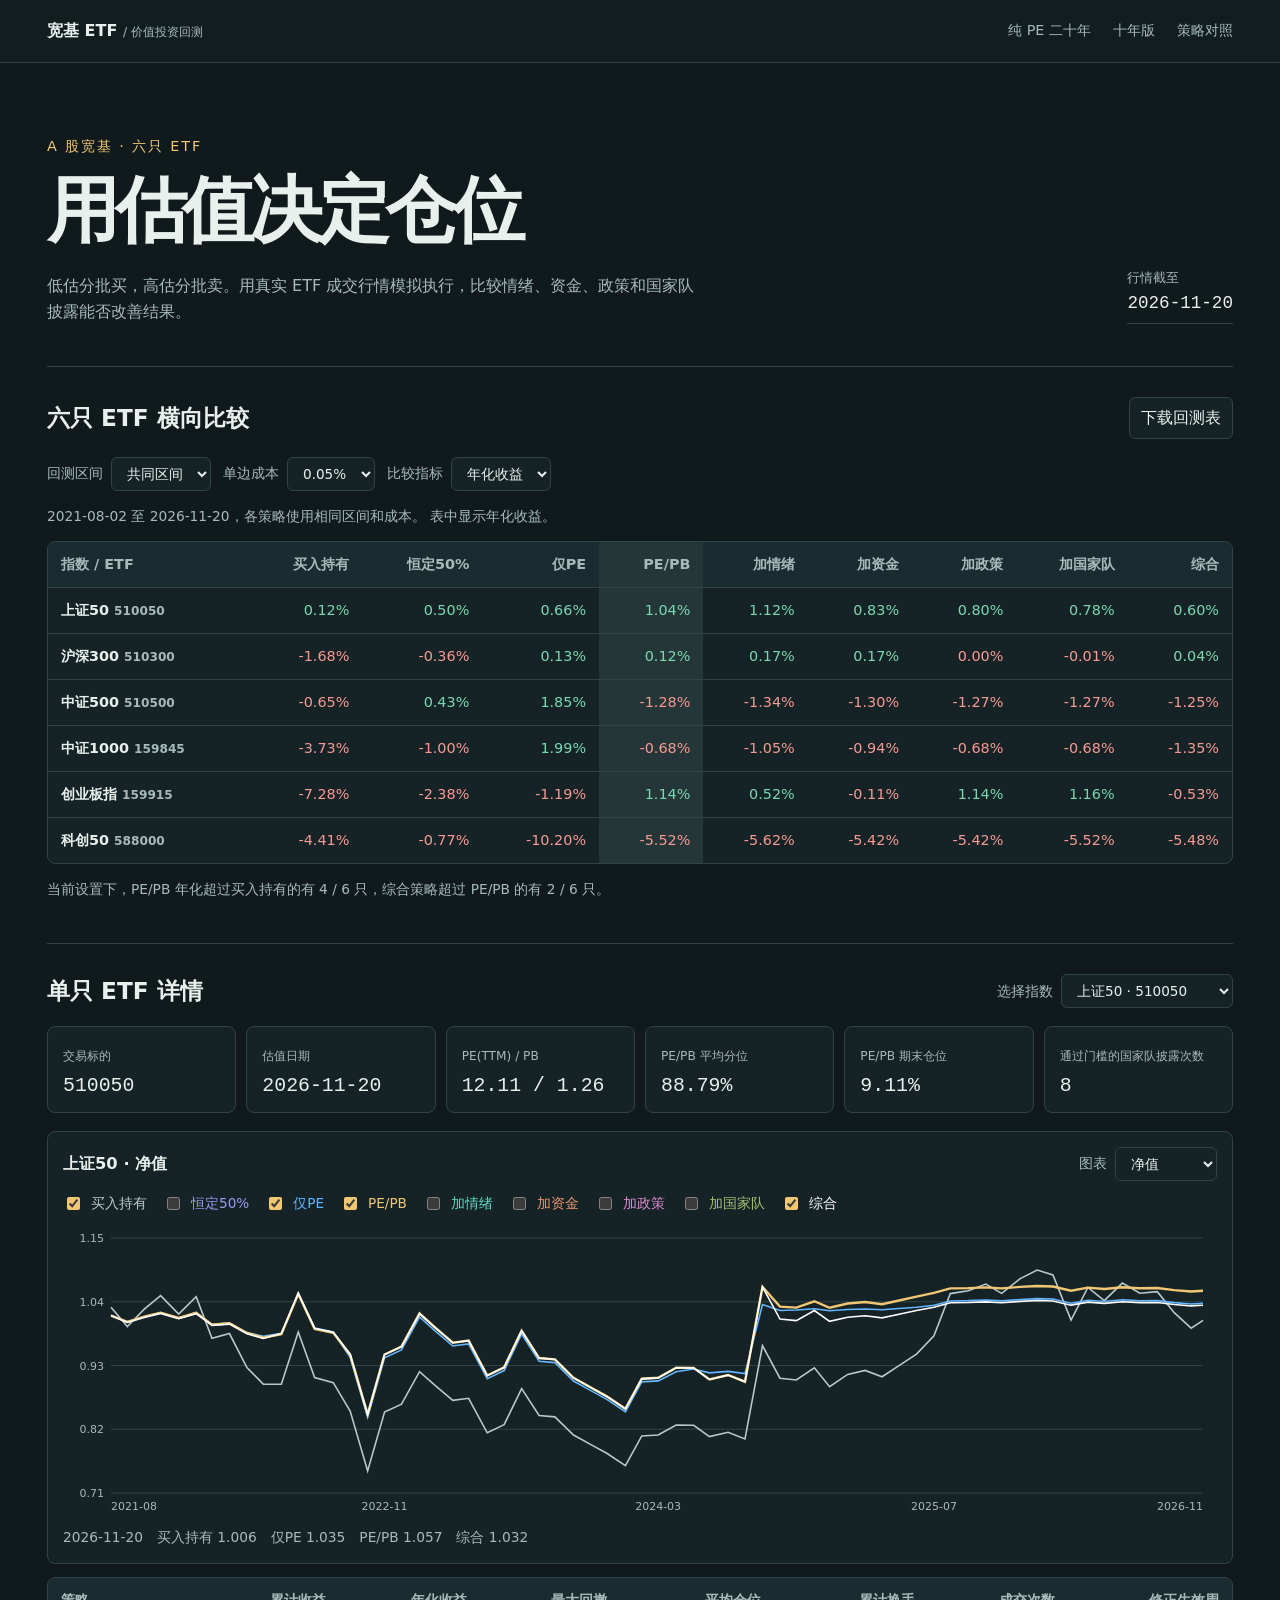
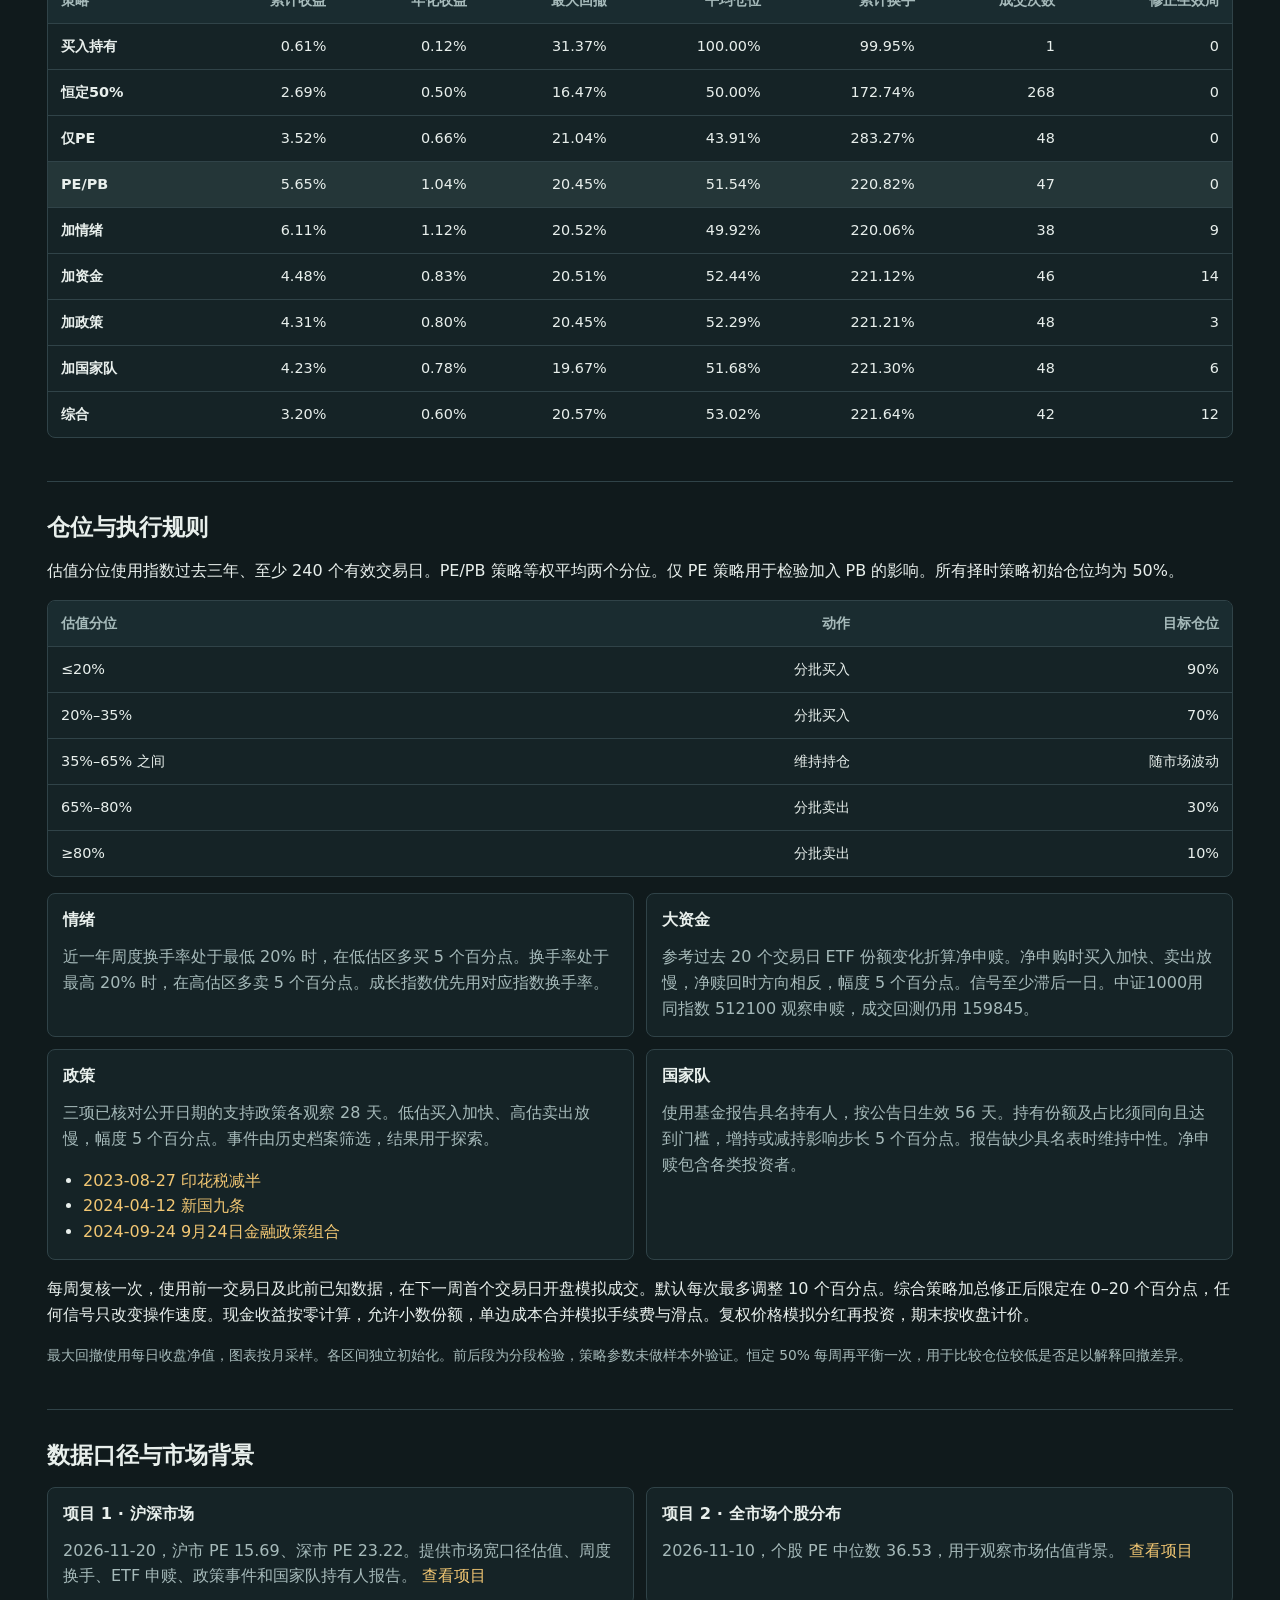
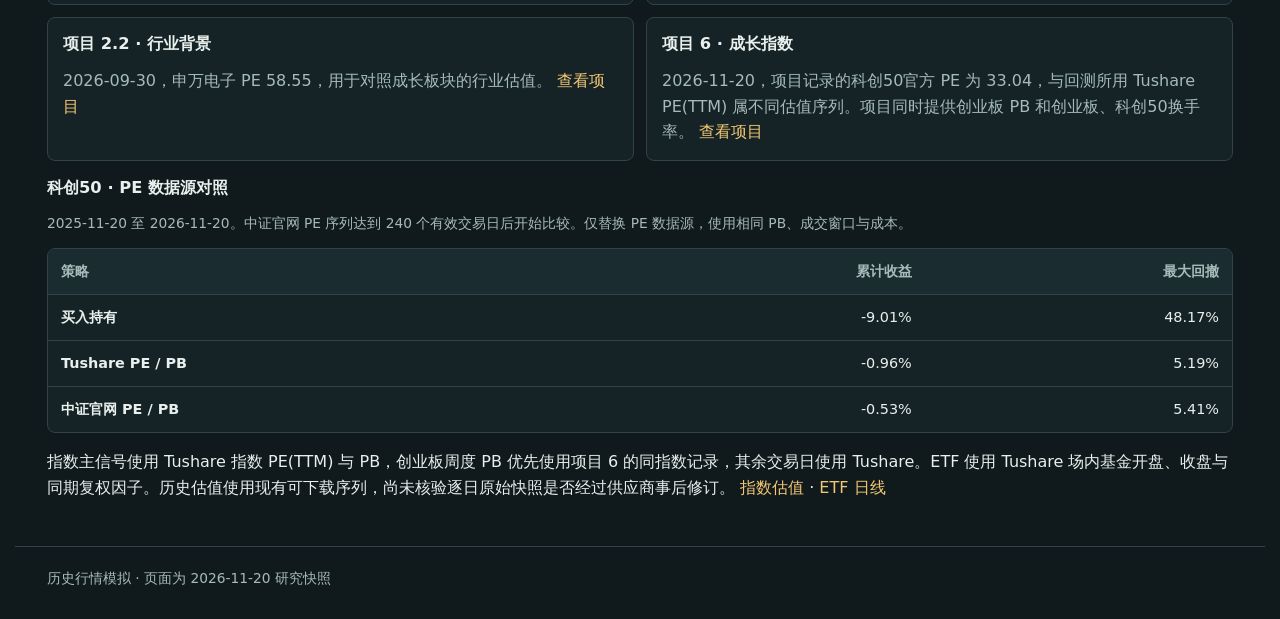
<file: index.html>
<!doctype html>
<html lang="zh-CN">
<head>
<meta charset="utf-8">
<meta name="viewport" content="width=device-width,initial-scale=1">
<title>宽基 ETF · 价值投资回测</title>
<link rel="stylesheet" href="style.css">
<script defer src="results.js"></script>
<script defer src="app.js"></script>
</head>
<body>
<header><div class="shell bar"><a href="#">宽基 ETF <small> / 价值投资回测</small></a><nav><a href="pe20.html">纯 PE 二十年</a><a href="pe10.html">十年版</a><a href="#compare">策略对照</a></nav></div></header>
<main class="shell">
<section class="hero">
<div><p class="eyebrow">A 股宽基 · 六只 ETF</p><h1>用估值决定仓位</h1><p>低估分批买，高估分批卖。用真实 ETF 成交行情模拟执行，比较情绪、资金、政策和国家队披露能否改善结果。</p></div>
<div class="stamp">行情截至 <strong>2026-11-20</strong></div>
</section>
<section id="compare">
<div class="section-head"><h2>六只 ETF 横向比较</h2><button type="button" id="export">下载回测表</button></div>
<div class="controls">
<label>回测区间<select id="period"></select></label>
<label>单边成本<select id="fee"><option value="0">0.05%</option><option value="1">0.15%</option></select></label>
<label>比较指标<select id="metric"><option value="annual">年化收益</option><option value="total">累计收益</option><option value="drawdown">最大回撤</option><option value="weight">平均仓位</option></select></label>
</div>
<p class="muted" id="window"></p>
<div class="table-wrap" tabindex="0" aria-label="六只ETF回测结果"><table id="matrix"></table></div>
<p class="muted" id="summary"></p>
</section>
<section id="detail">
<div class="section-head"><h2>单只 ETF 详情</h2><label>选择指数<select id="asset"></select></label></div>
<div class="stats" id="stats"></div>
<div class="chart">
<div class="section-head"><h3 id="chartTitle">净值对比</h3><label>图表<select id="curveMetric"><option value="1">净值</option><option value="2">ETF 仓位</option></select></label></div>
<div id="legend"></div>
<canvas id="curve" role="img" aria-label="月度回测净值与仓位图，也可在下表阅读收益和回撤"></canvas>
<p id="chartReadout" class="muted"></p>
</div>
<div class="table-wrap" tabindex="0" aria-label="当前ETF各策略指标"><table id="details"></table></div>
</section>
<section id="rules">
<h2>仓位与执行规则</h2>
<p>估值分位使用指数过去三年、至少 240 个有效交易日。PE/PB 策略等权平均两个分位。仅 PE 策略用于检验加入 PB 的影响。所有择时策略初始仓位均为 50%。</p>
<div class="table-wrap"><table><thead><tr><th>估值分位</th><th>动作</th><th>目标仓位</th></tr></thead><tbody>
<tr><td>≤20%</td><td>分批买入</td><td>90%</td></tr><tr><td>20%–35%</td><td>分批买入</td><td>70%</td></tr><tr><td>35%–65% 之间</td><td>维持持仓</td><td>随市场波动</td></tr><tr><td>65%–80%</td><td>分批卖出</td><td>30%</td></tr><tr><td>≥80%</td><td>分批卖出</td><td>10%</td></tr>
</tbody></table></div>
<div class="rule-grid">
<article><h3>情绪</h3><p>近一年周度换手率处于最低 20% 时，在低估区多买 5 个百分点。换手率处于最高 20% 时，在高估区多卖 5 个百分点。成长指数优先用对应指数换手率。</p></article>
<article><h3>大资金</h3><p>参考过去 20 个交易日 ETF 份额变化折算净申赎。净申购时买入加快、卖出放慢，净赎回时方向相反，幅度 5 个百分点。信号至少滞后一日。中证1000用同指数 512100 观察申赎，成交回测仍用 159845。</p></article>
<article><h3>政策</h3><p>三项已核对公开日期的支持政策各观察 28 天。低估买入加快、高估卖出放慢，幅度 5 个百分点。事件由历史档案筛选，结果用于探索。</p><ul id="policy"></ul></article>
<article><h3>国家队</h3><p>使用基金报告具名持有人，按公告日生效 56 天。持有份额及占比须同向且达到门槛，增持或减持影响步长 5 个百分点。报告缺少具名表时维持中性。净申赎包含各类投资者。</p></article>
</div>
<p>每周复核一次，使用前一交易日及此前已知数据，在下一周首个交易日开盘模拟成交。默认每次最多调整 10 个百分点。综合策略加总修正后限定在 0–20 个百分点，任何信号只改变操作速度。现金收益按零计算，允许小数份额，单边成本合并模拟手续费与滑点。复权价格模拟分红再投资，期末按收盘计价。</p>
<p class="muted">最大回撤使用每日收盘净值，图表按月采样。各区间独立初始化。前后段为分段检验，策略参数未做样本外验证。恒定 50% 每周再平衡一次，用于比较仓位较低是否足以解释回撤差异。</p>
</section>
<section id="sources">
<h2>数据口径与市场背景</h2>
<div class="rule-grid" id="context"></div>
<h3>科创50 · PE 数据源对照</h3>
<p id="starWindow" class="muted"></p>
<div class="table-wrap"><table id="starCheck"></table></div>
<p>指数主信号使用 Tushare 指数 PE(TTM) 与 PB，创业板周度 PB 优先使用项目 6 的同指数记录，其余交易日使用 Tushare。ETF 使用 Tushare 场内基金开盘、收盘与同期复权因子。历史估值使用现有可下载序列，尚未核验逐日原始快照是否经过供应商事后修订。 <a href="https://tushare.pro/document/2?doc_id=128">指数估值</a> · <a href="https://tushare.pro/document/2?doc_id=127">ETF 日线</a></p>
</section>
</main>
<footer class="shell">历史行情模拟 · 页面为 2026-11-20 研究快照</footer>
</body>
</html>
</file>
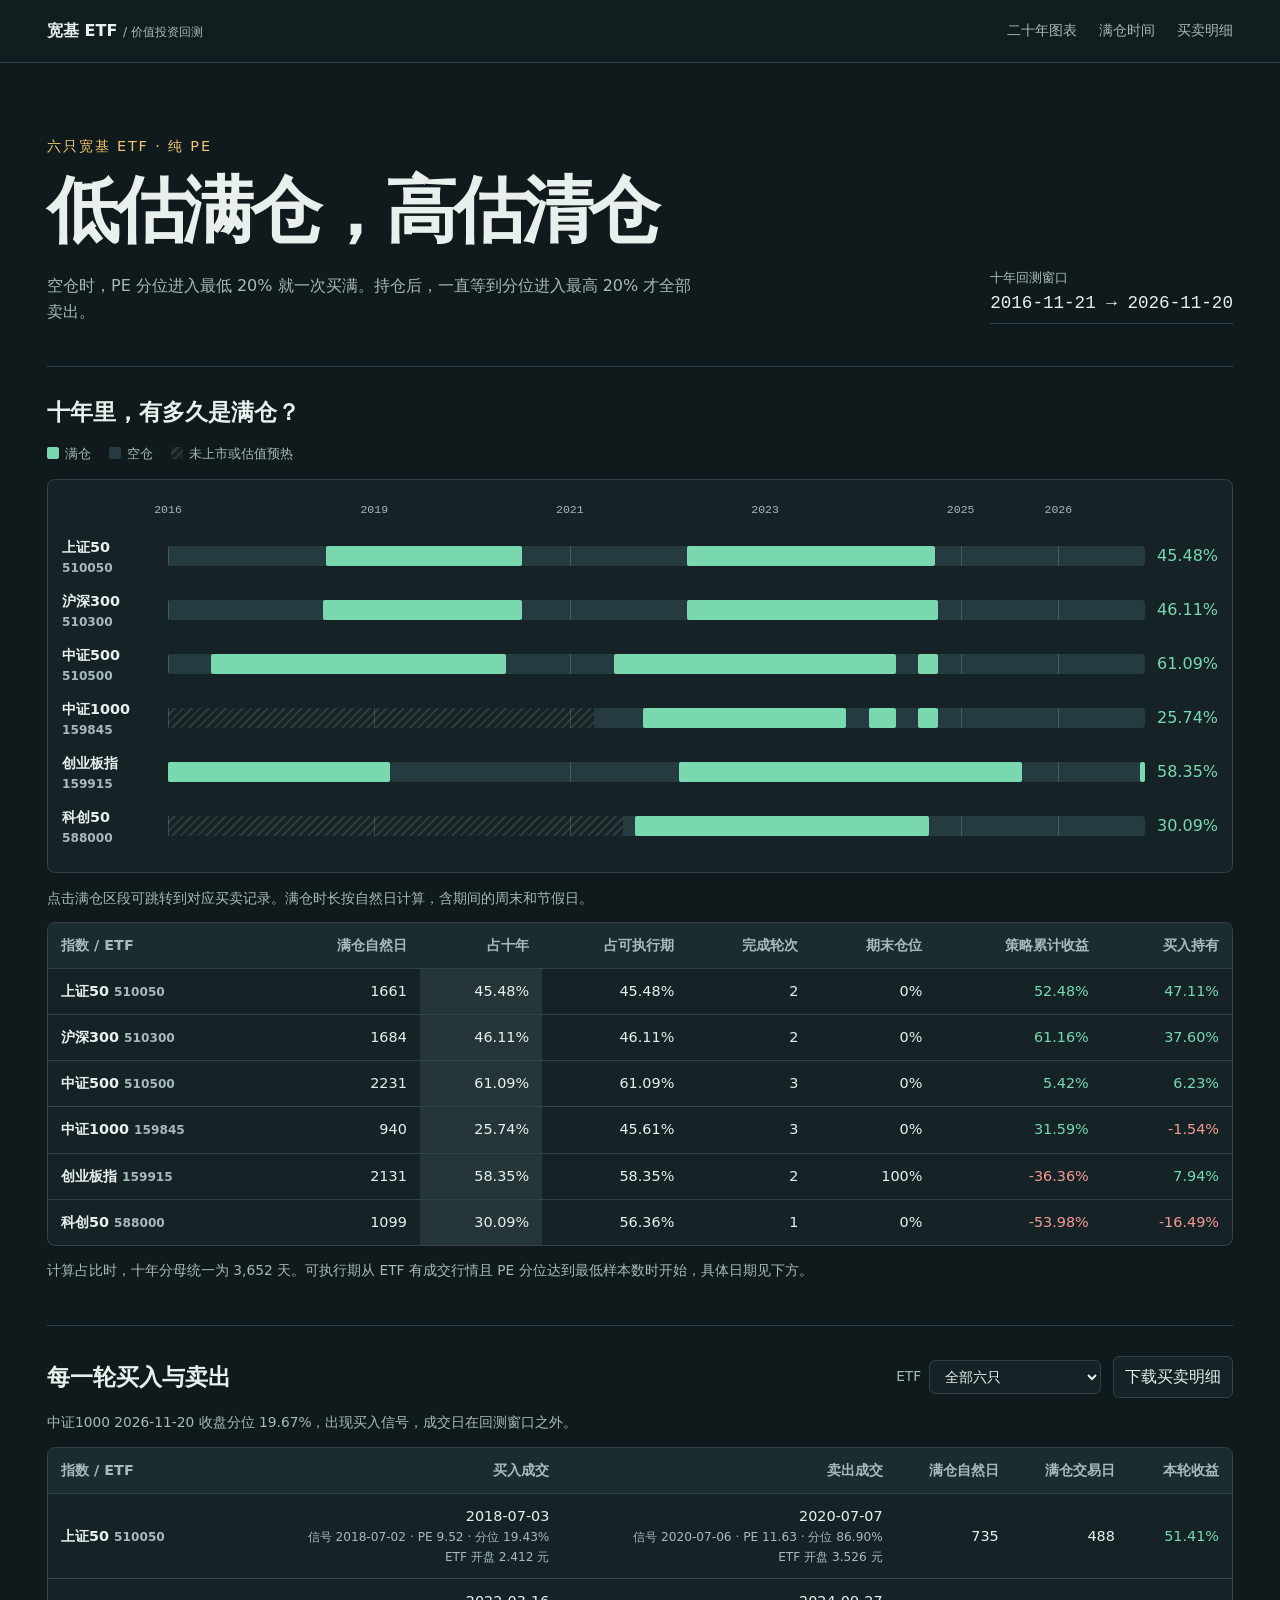
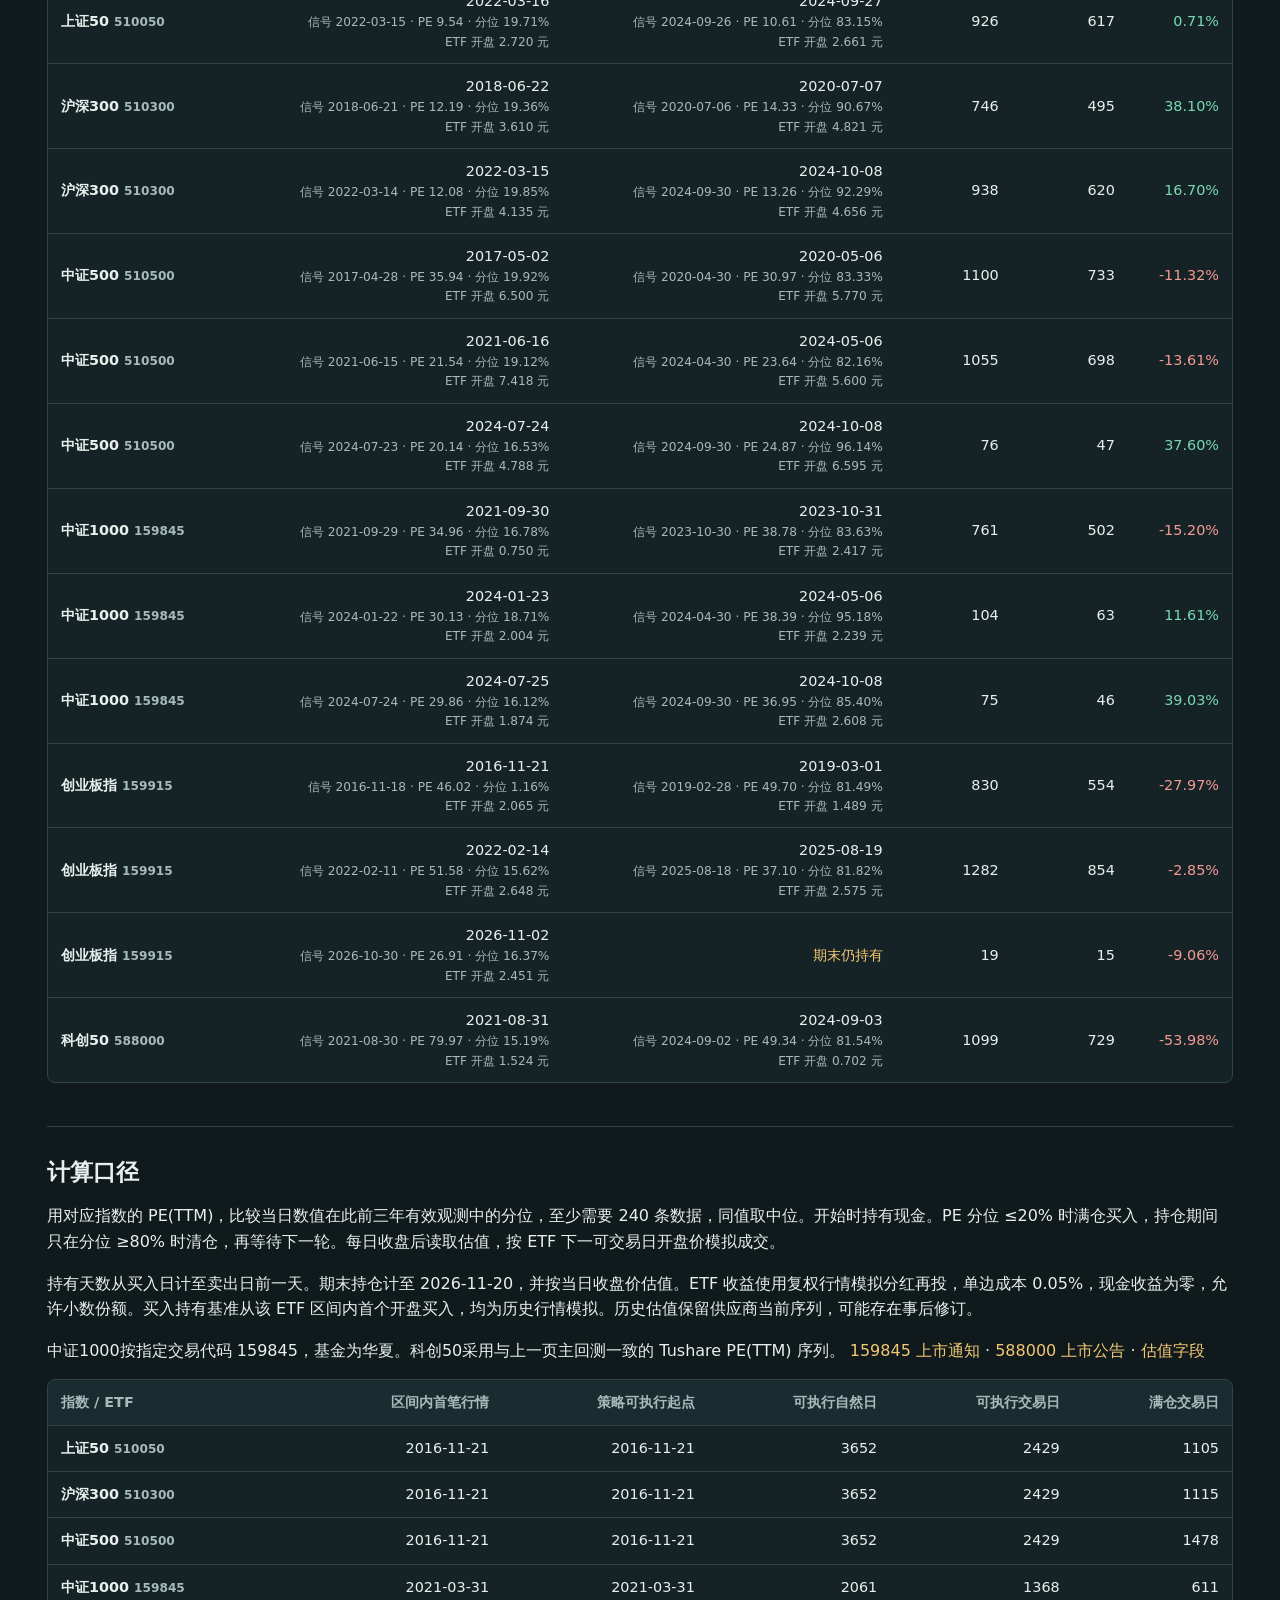
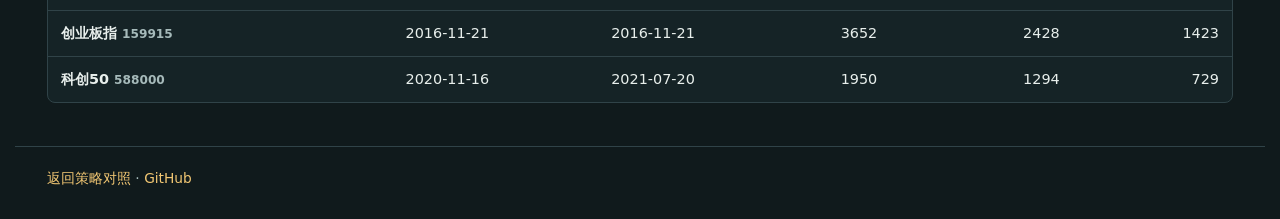
<file: pe10.html>
<!doctype html>
<html lang="zh-CN">
<head>
<meta charset="utf-8">
<meta name="viewport" content="width=device-width,initial-scale=1">
<title>纯 PE 十年回测 · 满仓与清仓</title>
<link rel="stylesheet" href="style.css">
<link rel="stylesheet" href="pe10.css">
<script defer src="pe10-data.js"></script>
<script defer src="pe10.js"></script>
</head>
<body>
<header><div class="shell bar"><a href="index.html">宽基 ETF <small> / 价值投资回测</small></a><nav><a href="pe20.html">二十年图表</a><a href="#exposure">满仓时间</a><a href="#trades">买卖明细</a></nav></div></header>
<main class="shell">
<section class="hero">
<div><p class="eyebrow">六只宽基 ETF · 纯 PE</p><h1>低估满仓，高估清仓</h1><p>空仓时，PE 分位进入最低 20% 就一次买满。持仓后，一直等到分位进入最高 20% 才全部卖出。</p></div>
<div class="stamp">十年回测窗口<strong>2016-11-21 → 2026-11-20</strong></div>
</section>
<section id="exposure">
<div class="section-head"><h2>十年里，有多久是满仓？</h2></div>
<div class="legend"><span><i class="swatch holding"></i>满仓</span><span><i class="swatch cash"></i>空仓</span><span><i class="swatch unavailable"></i>未上市或估值预热</span></div>
<div class="timeline" id="timeline"></div>
<p class="muted">点击满仓区段可跳转到对应买卖记录。满仓时长按自然日计算，含期间的周末和节假日。</p>
<div class="table-wrap" tabindex="0" aria-label="六只ETF持仓与收益对比"><table id="summary"></table></div>
<p class="muted">计算占比时，十年分母统一为 3,652 天。可执行期从 ETF 有成交行情且 PE 分位达到最低样本数时开始，具体日期见下方。</p>
</section>
<section id="trades">
<div class="section-head"><h2>每一轮买入与卖出</h2><div class="controls trade-controls"><label>ETF<select id="filter"><option value="">全部六只</option></select></label><button id="export" type="button">下载买卖明细</button></div></div>
<p class="muted" id="status"></p>
<div class="table-wrap" tabindex="0" aria-label="买卖成交、信号日和持有时长"><table id="tradeTable"></table></div>
</section>
<section id="method">
<h2>计算口径</h2>
<p>用对应指数的 PE(TTM)，比较当日数值在此前三年有效观测中的分位，至少需要 240 条数据，同值取中位。开始时持有现金。PE 分位 ≤20% 时满仓买入，持仓期间只在分位 ≥80% 时清仓，再等待下一轮。每日收盘后读取估值，按 ETF 下一可交易日开盘价模拟成交。</p>
<p>持有天数从买入日计至卖出日前一天。期末持仓计至 2026-11-20，并按当日收盘价估值。ETF 收益使用复权行情模拟分红再投，单边成本 0.05%，现金收益为零，允许小数份额。买入持有基准从该 ETF 区间内首个开盘买入，均为历史行情模拟。历史估值保留供应商当前序列，可能存在事后修订。</p>
<p>中证1000按指定交易代码 159845，基金为华夏。科创50采用与上一页主回测一致的 Tushare PE(TTM) 序列。 <a href="https://www.szse.cn/disclosure/notice/fund/t20210326_585267.html">159845 上市通知</a> · <a href="https://www.sse.com.cn/disclosure/fund/announcement/c/2020-11-11/588000_20201111_2.pdf">588000 上市公告</a> · <a href="https://tushare.pro/document/2?doc_id=128">估值字段</a></p>
<div class="table-wrap" tabindex="0" aria-label="ETF覆盖期"><table id="coverage"></table></div>
</section>
</main>
<footer class="shell"><a href="index.html">返回策略对照</a> · <a href="https://github.com/leejiazhi88-gif/etf-value-lab">GitHub</a></footer>
</body>
</html>
</file>
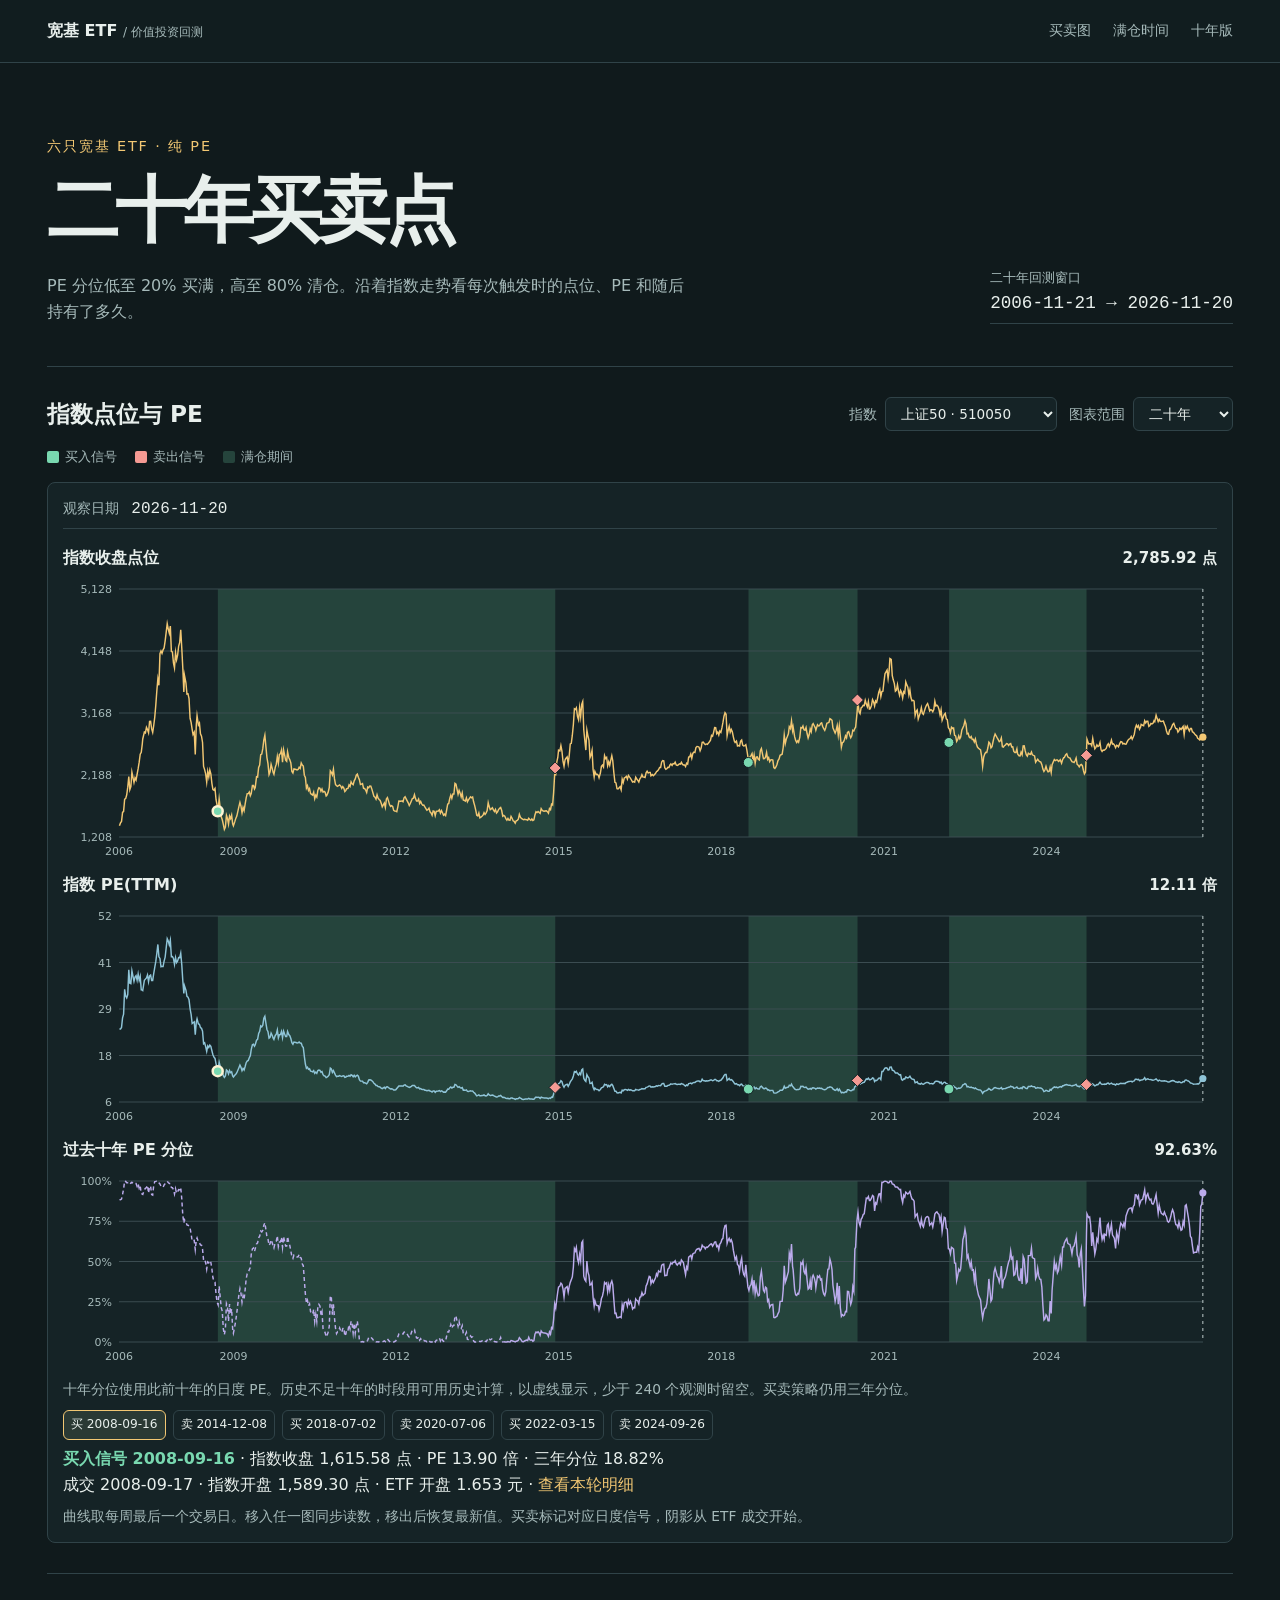
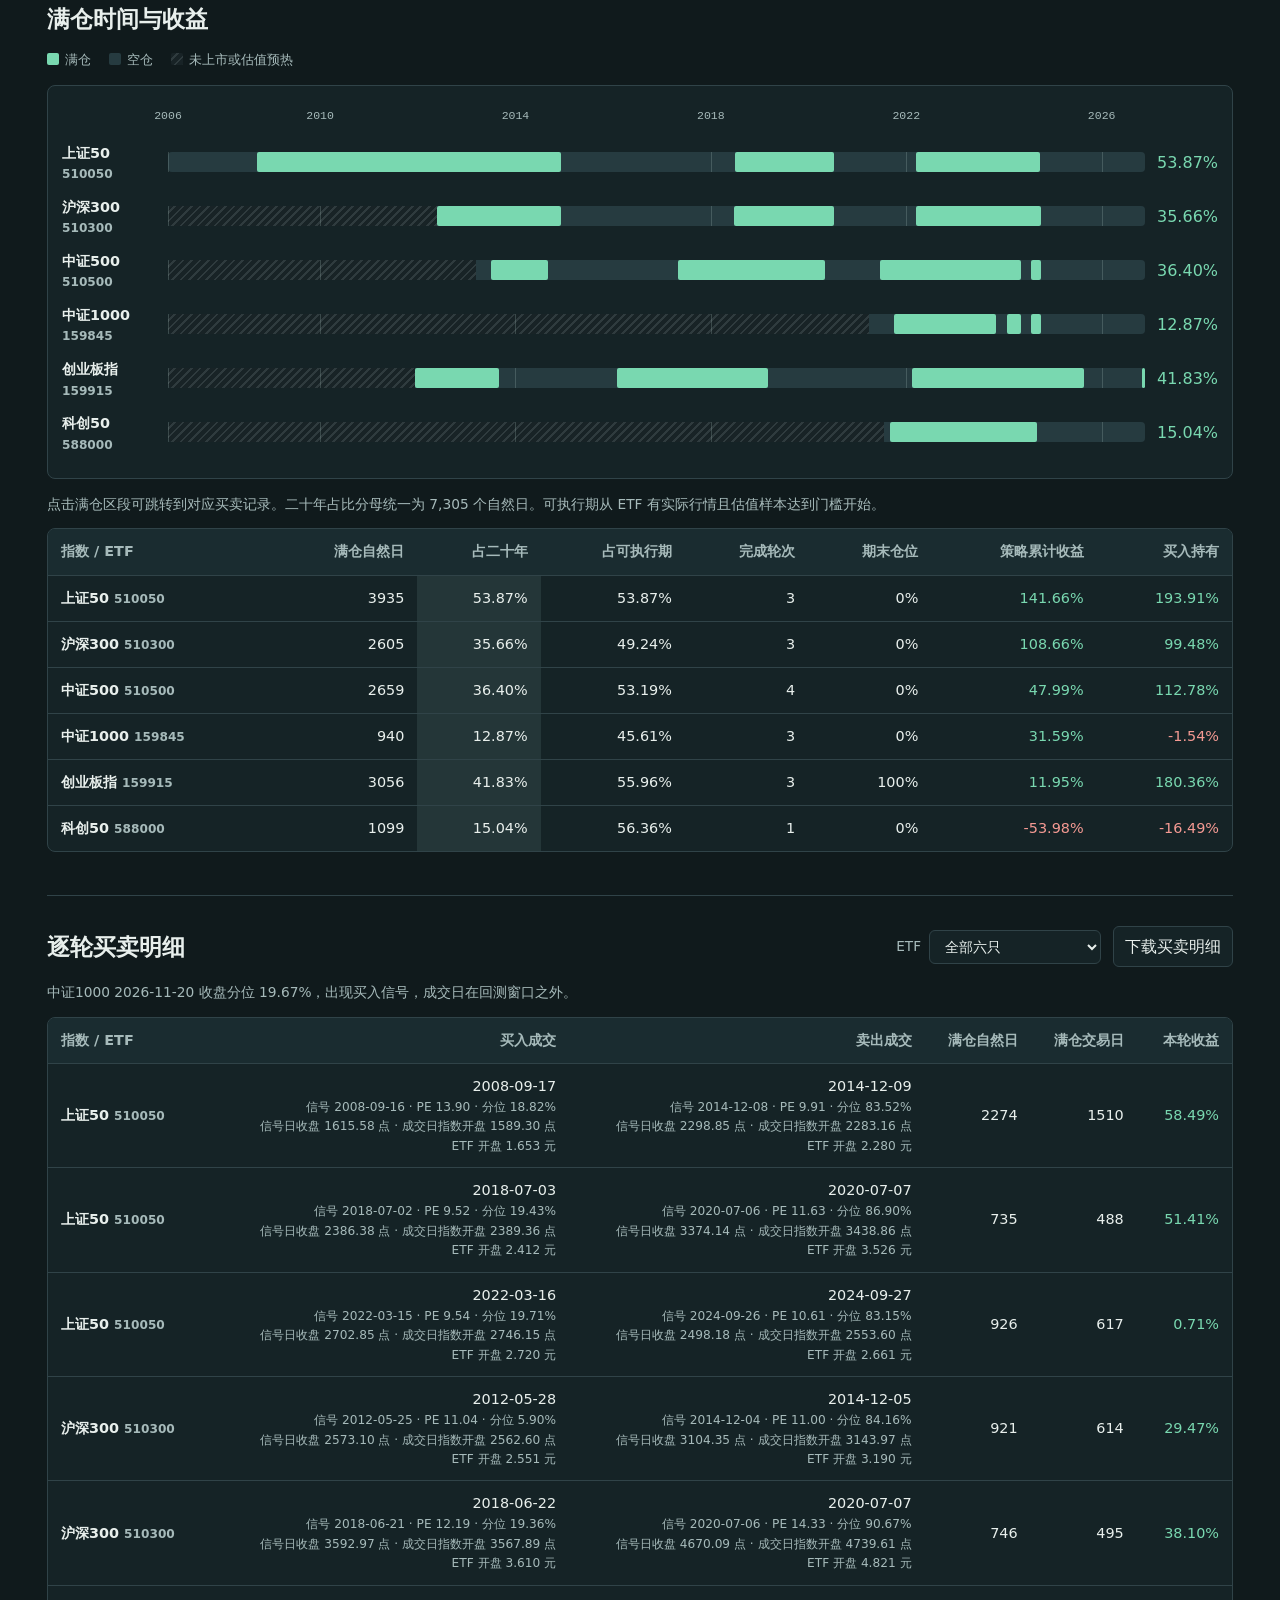
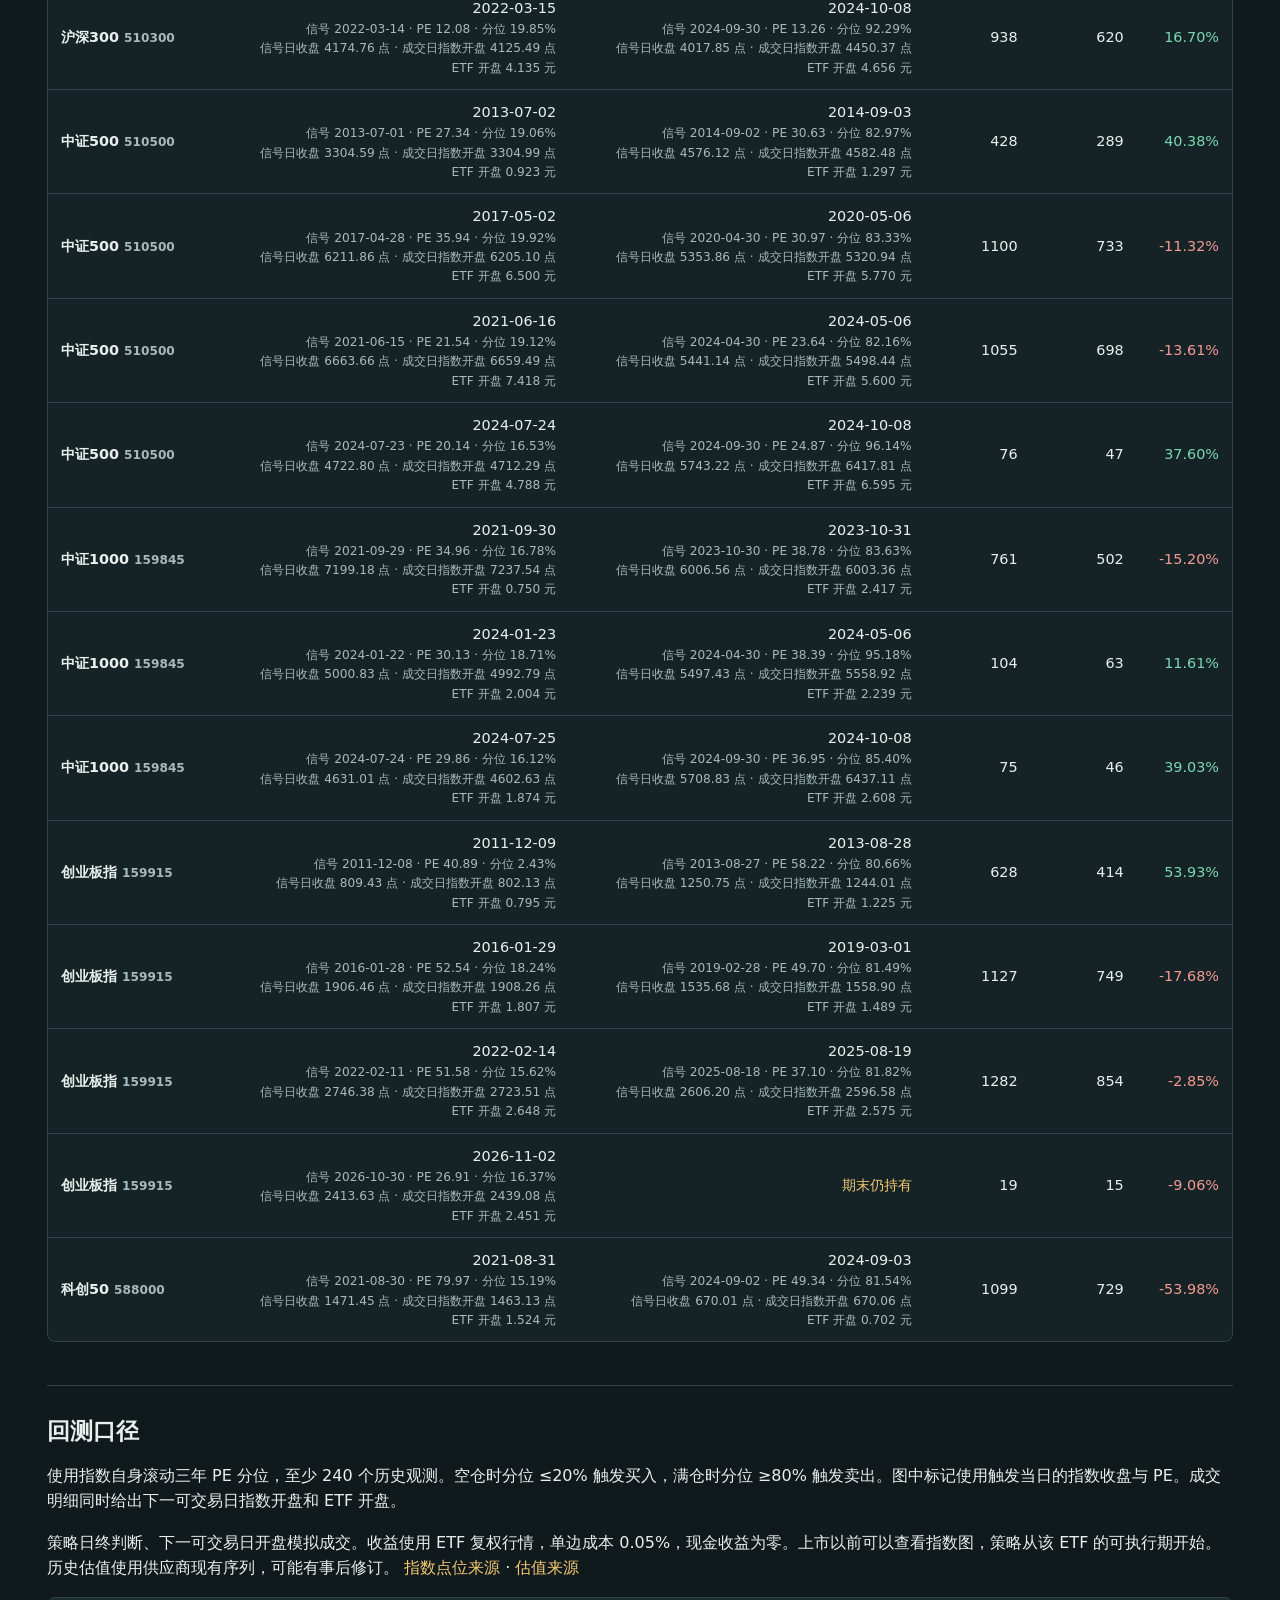
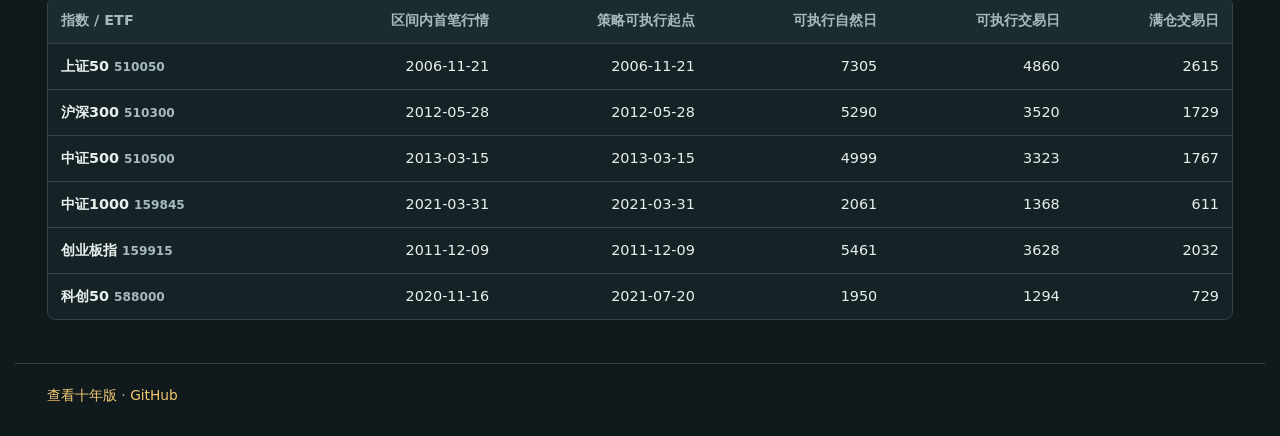
<file: pe20.html>
<!doctype html>
<html lang="zh-CN">
<head>
<meta charset="utf-8">
<meta name="viewport" content="width=device-width,initial-scale=1">
<title>纯 PE 二十年回测 · 指数点位与买卖信号</title>
<link rel="stylesheet" href="style.css">
<link rel="stylesheet" href="pe10.css">
<link rel="stylesheet" href="pe20.css?v=2">
<script defer src="pe20-data.js?v=2"></script>
<script defer src="pe10.js"></script>
<script defer src="pe20.js?v=2"></script>
</head>
<body>
<header><div class="shell bar"><a href="index.html">宽基 ETF <small> / 价值投资回测</small></a><nav><a href="#charts">买卖图</a><a href="#exposure">满仓时间</a><a href="pe10.html">十年版</a></nav></div></header>
<main class="shell">
<section class="hero">
<div><p class="eyebrow">六只宽基 ETF · 纯 PE</p><h1>二十年买卖点</h1><p>PE 分位低至 20% 买满，高至 80% 清仓。沿着指数走势看每次触发时的点位、PE 和随后持有了多久。</p></div>
<div class="stamp">二十年回测窗口<strong>2006-11-21 → 2026-11-20</strong></div>
</section>
<section id="charts">
<div class="section-head"><h2>指数点位与 PE</h2><div class="controls trade-controls"><label>指数<select id="chartAsset"></select></label><label>图表范围<select id="chartRange"><option value="all">二十年</option><option value="active">可执行期</option></select></label></div></div>
<div class="legend"><span><i class="swatch holding"></i>买入信号</span><span><i class="swatch selling"></i>卖出信号</span><span><i class="swatch held-band"></i>满仓期间</span></div>
<div class="chart dual-chart">
<div class="cursor-date">观察日期 <time id="cursorDate"></time></div>
<div class="plot-head"><h3>指数收盘点位</h3><strong id="cursorPoints"></strong></div>
<canvas id="pointsChart" tabindex="0" role="img" aria-label="指数点位及买卖信号，左右方向键浏览周度数据"></canvas>
<div class="plot-head"><h3>指数 PE(TTM)</h3><strong id="cursorPe"></strong></div>
<canvas id="peChart" tabindex="0" role="img" aria-label="指数滚动市盈率及买卖信号，左右方向键浏览周度数据"></canvas>
<div class="plot-head"><h3>过去十年 PE 分位</h3><strong id="cursorRank"></strong></div>
<canvas id="rankChart" tabindex="0" role="img" aria-label="十年 PE 分位走势图，左右方向键浏览周度数据"></canvas>
<p class="muted">十年分位使用此前十年的日度 PE。历史不足十年的时段用可用历史计算，以虚线显示，少于 240 个观测时留空。买卖策略仍用三年分位。</p>
<div class="marker-buttons" id="markerChoices" aria-label="选择买卖信号"></div>
<p id="markerInfo" aria-live="polite"></p>
<p class="muted">曲线取每周最后一个交易日。移入任一图同步读数，移出后恢复最新值。买卖标记对应日度信号，阴影从 ETF 成交开始。</p>
</div>
</section>
<section id="exposure">
<h2>满仓时间与收益</h2>
<div class="legend"><span><i class="swatch holding"></i>满仓</span><span><i class="swatch cash"></i>空仓</span><span><i class="swatch unavailable"></i>未上市或估值预热</span></div>
<div class="timeline" id="timeline"></div>
<p class="muted">点击满仓区段可跳转到对应买卖记录。二十年占比分母统一为 7,305 个自然日。可执行期从 ETF 有实际行情且估值样本达到门槛开始。</p>
<div class="table-wrap" tabindex="0" aria-label="六只ETF持仓与收益对比"><table id="summary"></table></div>
</section>
<section id="trades">
<div class="section-head"><h2>逐轮买卖明细</h2><div class="controls trade-controls"><label>ETF<select id="filter"><option value="">全部六只</option></select></label><button id="export" type="button">下载买卖明细</button></div></div>
<p class="muted" id="status"></p>
<div class="table-wrap" tabindex="0" aria-label="买卖成交及指数点位"><table id="tradeTable"></table></div>
</section>
<section id="method">
<h2>回测口径</h2>
<p>使用指数自身滚动三年 PE 分位，至少 240 个历史观测。空仓时分位 ≤20% 触发买入，满仓时分位 ≥80% 触发卖出。图中标记使用触发当日的指数收盘与 PE。成交明细同时给出下一可交易日指数开盘和 ETF 开盘。</p>
<p>策略日终判断、下一可交易日开盘模拟成交。收益使用 ETF 复权行情，单边成本 0.05%，现金收益为零。上市以前可以查看指数图，策略从该 ETF 的可执行期开始。历史估值使用供应商现有序列，可能有事后修订。 <a href="https://tushare.pro/document/2?doc_id=95">指数点位来源</a> · <a href="https://tushare.pro/document/2?doc_id=128">估值来源</a></p>
<div class="table-wrap" tabindex="0" aria-label="ETF覆盖期"><table id="coverage"></table></div>
</section>
</main>
<footer class="shell"><a href="pe10.html">查看十年版</a> · <a href="https://github.com/leejiazhi88-gif/etf-value-lab">GitHub</a></footer>
</body>
</html>
</file>
<file: style.css>
:root{color-scheme:dark;--bg:#101a1c;--panel:#152326;--ink:#e8efec;--muted:#a6baba;--edge:#304348;--gold:#f2c773;--green:#79d8b0;--red:#f59a93;font-family:system-ui,"Microsoft YaHei",sans-serif}*{box-sizing:border-box}body{margin:0;background:var(--bg);color:var(--ink);line-height:1.6}a{color:var(--gold);text-decoration:none}a:hover{text-decoration:underline}header{border-bottom:1px solid var(--edge);background:#111d1f}.shell{max-width:1250px;margin:auto;padding:0 32px}.bar{display:flex;align-items:center;justify-content:space-between;gap:16px;min-height:62px}.bar>a{color:var(--ink);font-weight:700}.bar small,.muted{color:var(--muted);font-weight:400}.bar nav{display:flex;gap:22px}.bar nav a{color:var(--muted);font-size:.9rem}.hero{display:flex;align-items:end;justify-content:space-between;gap:22px;padding:72px 0 42px}.hero h1{font-size:clamp(2rem,6vw,4.5rem);letter-spacing:-.06em;line-height:1.15;margin:.15em 0 .3em}.hero p{max-width:650px;color:var(--muted);margin:0}.hero .eyebrow{color:var(--gold);font-size:.9rem;letter-spacing:.13em}.stamp{white-space:nowrap;color:var(--muted);font-size:.83rem;border-bottom:1px solid var(--edge);padding-bottom:10px}.stamp strong{display:block;color:var(--ink);font:1.1rem ui-monospace,monospace;margin-top:5px}section:not(.hero){padding:30px 0;border-top:1px solid var(--edge)}h2,h3{line-height:1.3;margin:0 0 14px}h2{font-size:1.45rem}h3{font-size:1.02rem}.section-head,.controls{display:flex;align-items:center;justify-content:space-between;gap:12px;flex-wrap:wrap}.section-head h2,.section-head h3{margin:0}.controls{justify-content:flex-start;margin-top:18px}label{display:inline-flex;align-items:center;gap:8px;font-size:.85rem;color:var(--muted)}button,select{color:var(--ink);font:inherit;background:var(--panel);border:1px solid var(--edge);border-radius:6px;padding:7px 11px;cursor:pointer}button:hover,select:hover{border-color:var(--gold)}:focus-visible{outline:2px solid var(--gold);outline-offset:3px}.table-wrap{overflow:auto;border:1px solid var(--edge);border-radius:8px;margin:13px 0;background:var(--panel)}table{border-collapse:collapse;width:100%;white-space:nowrap;font-variant-numeric:tabular-nums;text-align:right;font-size:.9rem}th,td{padding:11px 13px;border-bottom:1px solid var(--edge)}thead{background:#1a2c30;color:var(--muted)}tbody tr:last-child>*{border-bottom:0}th:first-child,td:first-child{text-align:left}tbody th{font-weight:600}#matrix tbody th{position:sticky;left:0;background:var(--panel)}.asset-link{background:none;border:0;padding:0;text-align:left}small{color:var(--muted);font-size:.76rem}.pos{color:var(--green)}.neg{color:var(--red)}.primary{background:#243638}.stats{display:grid;grid-template-columns:repeat(auto-fit,minmax(145px,1fr));gap:10px;margin:18px 0}.stat,.rule-grid article,.chart{border-radius:8px;background:var(--panel);border:1px solid var(--edge);padding:15px}.stat strong{display:block;font:1.24rem ui-monospace,monospace;margin-top:6px}.chart #legend{display:flex;gap:8px 16px;flex-wrap:wrap;margin-top:12px}.chart #legend label{color:var(--ink)}.chart input{accent-color:var(--gold)}canvas{width:100%;height:300px;display:block;margin-top:5px}.chart p{min-height:1.6em;margin:6px 0 0}.rule-grid{display:grid;grid-template-columns:repeat(2,minmax(0,1fr));gap:12px;margin:16px 0}.rule-grid p{margin:0;color:var(--muted)}.rule-grid ul{margin-bottom:0;padding-left:20px}.muted,footer{font-size:.86rem}footer{border-top:1px solid var(--edge);padding-top:20px!important;padding-bottom:30px!important;color:var(--muted)}@media(max-width:660px){.shell{padding:0 16px}.hero{padding:38px 0 24px;display:block}.stamp{margin-top:18px;display:inline-block}.rule-grid{grid-template-columns:1fr}.bar nav{gap:11px}.bar small{display:none}th,td{padding:9px 10px}canvas{height:245px}}
</file>
<file: pe10.css>
.legend{display:flex;gap:18px;flex-wrap:wrap;color:var(--muted);font-size:.82rem;margin:15px 0}.legend span{display:flex;align-items:center;gap:6px}.swatch{width:12px;height:12px;border-radius:2px}.holding{background:var(--green)}.cash{background:#263b40}.unavailable{background:repeating-linear-gradient(135deg,#182326 0 4px,#2f3b3e 4px 6px)}.timeline{border:1px solid var(--edge);border-radius:8px;padding:14px;background:var(--panel)}.timeline-row{display:grid;grid-template-columns:94px 1fr 61px;align-items:center;gap:12px;margin:9px 0}.timeline-row strong{font-size:.9rem}.timeline-row small{display:block}.timeline .share{text-align:right;color:var(--green);font-variant-numeric:tabular-nums}.track{position:relative;height:20px;border-radius:4px}.track .unavailable,.track button,.track .tick{position:absolute;top:0;bottom:0}.track .unavailable{left:0;border-radius:4px 0 0 4px}.track button{min-width:2px;padding:0;border:0;border-radius:2px}.track button:hover{background:var(--gold)}.track .tick{pointer-events:none;border-left:1px solid #b2c9c83a}.axis{height:22px;position:relative}.axis span{position:absolute;color:var(--muted);font: .72rem ui-monospace,monospace;transform:translateX(-50%)}.trade-controls{margin:0}.trade-highlight{background:#29473f}.date-extra{display:block;color:var(--muted);font-size:.76rem}.pending{color:var(--gold)}@media(max-width:660px){.timeline{padding:10px}.timeline-row{grid-template-columns:65px 1fr 46px;gap:6px}.timeline-row strong,.timeline .share{font-size:.78rem}.axis span:nth-child(even){display:none}.trade-controls{width:100%;justify-content:space-between}}
</file>
<file: pe20.css>
.dual-chart{margin-top:8px}.dual-chart h3{margin:7px 0 0}.dual-chart canvas{height:230px}.dual-chart canvas:first-of-type{height:292px}.dual-chart canvas:last-of-type{height:205px}.selling{background:#f59a93}.held-band{background:#25443c}.marker-buttons{display:flex;gap:7px;flex-wrap:wrap;margin-top:10px}.marker-buttons button{font-size:.76rem;padding:4px 7px}.marker-buttons button[aria-pressed=true]{border-color:var(--gold);background:#2a3934}#markerInfo{color:var(--ink);line-height:1.65;min-height:3.3em;font-variant-numeric:tabular-nums}#markerInfo a{white-space:nowrap}@media(max-width:660px){.dual-chart{padding:10px}.dual-chart canvas:first-of-type{height:230px}.dual-chart canvas:last-of-type{height:175px}}
.dual-chart .cursor-date{color:var(--muted);font-size:.85rem;padding-bottom:8px;margin-bottom:11px;border-bottom:1px solid var(--edge)}
.cursor-date time{margin-left:8px;font:1rem ui-monospace,monospace;color:var(--ink)}
.plot-head{display:flex;justify-content:space-between;align-items:baseline;flex-wrap:wrap;gap:4px 10px}
.plot-head strong{font-size:.94rem;font-variant-numeric:tabular-nums;color:var(--ink)}
.dual-chart canvas{cursor:crosshair}
</file>
